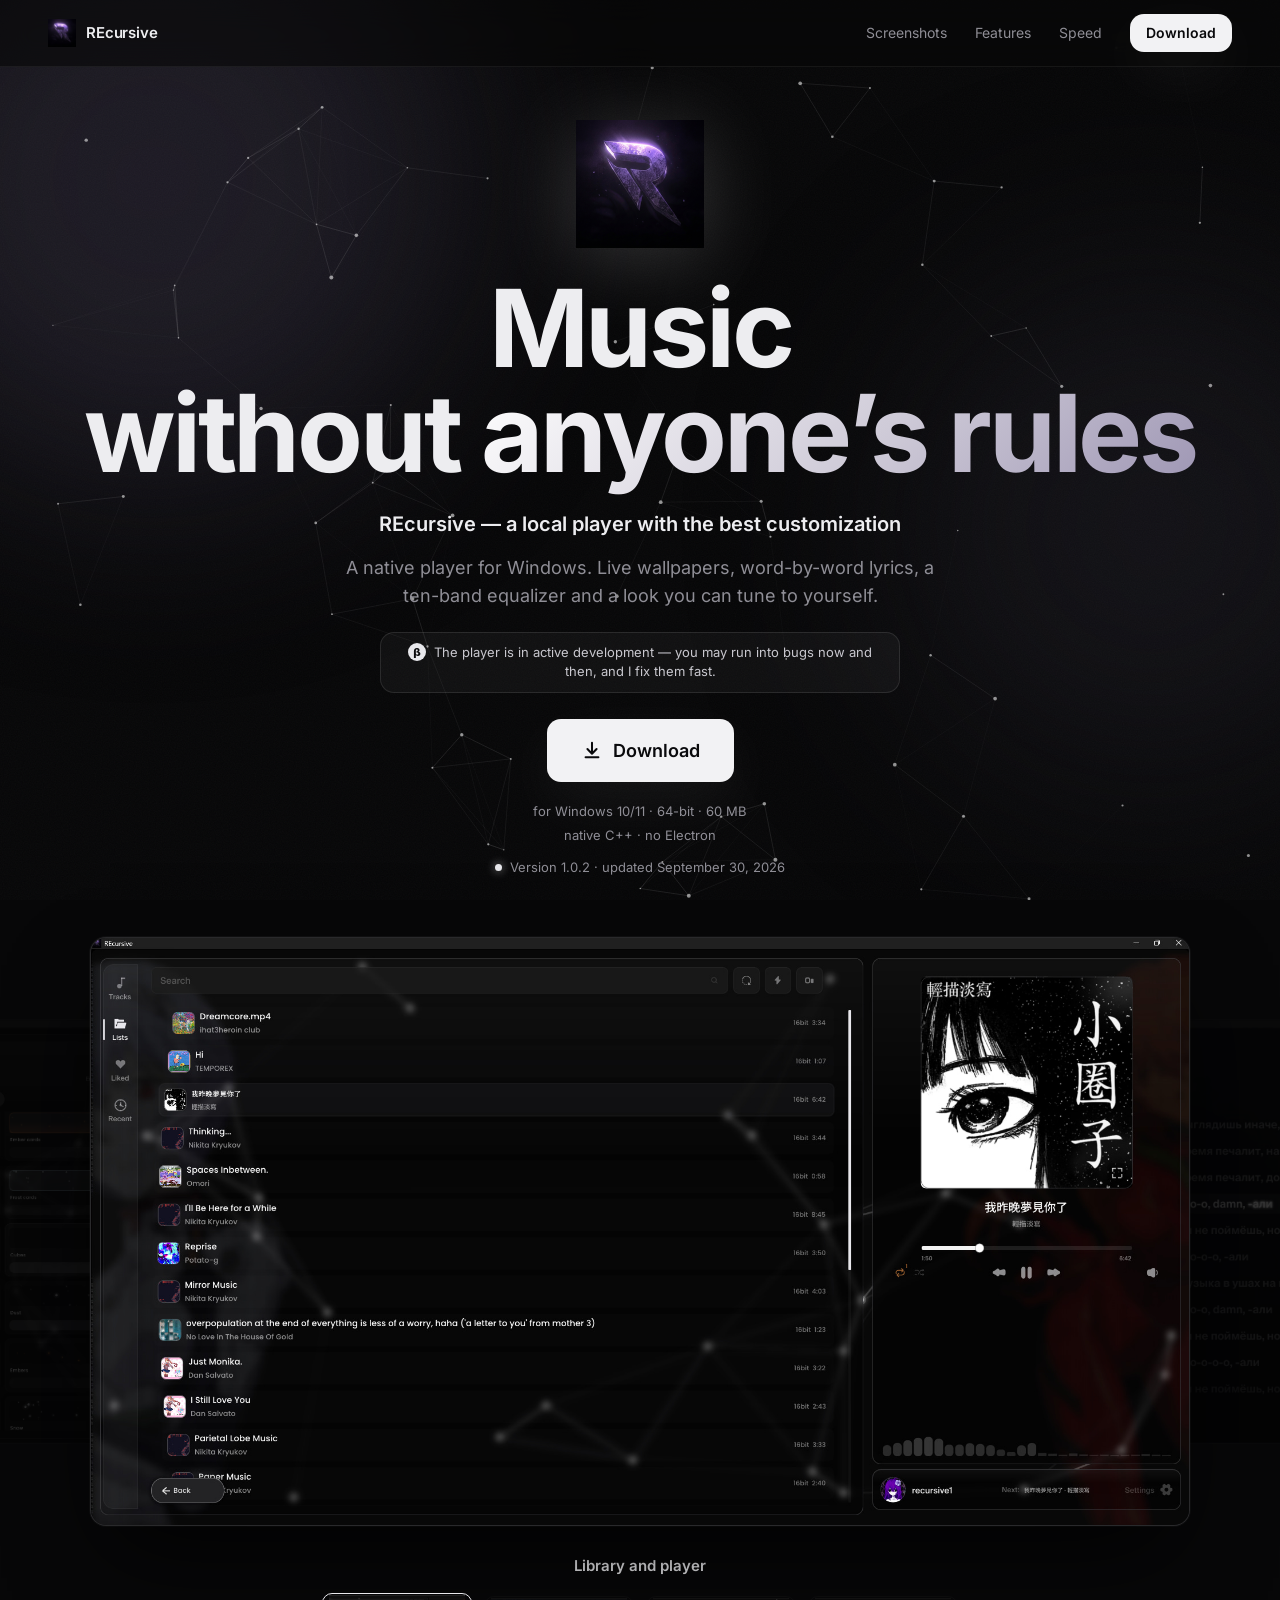
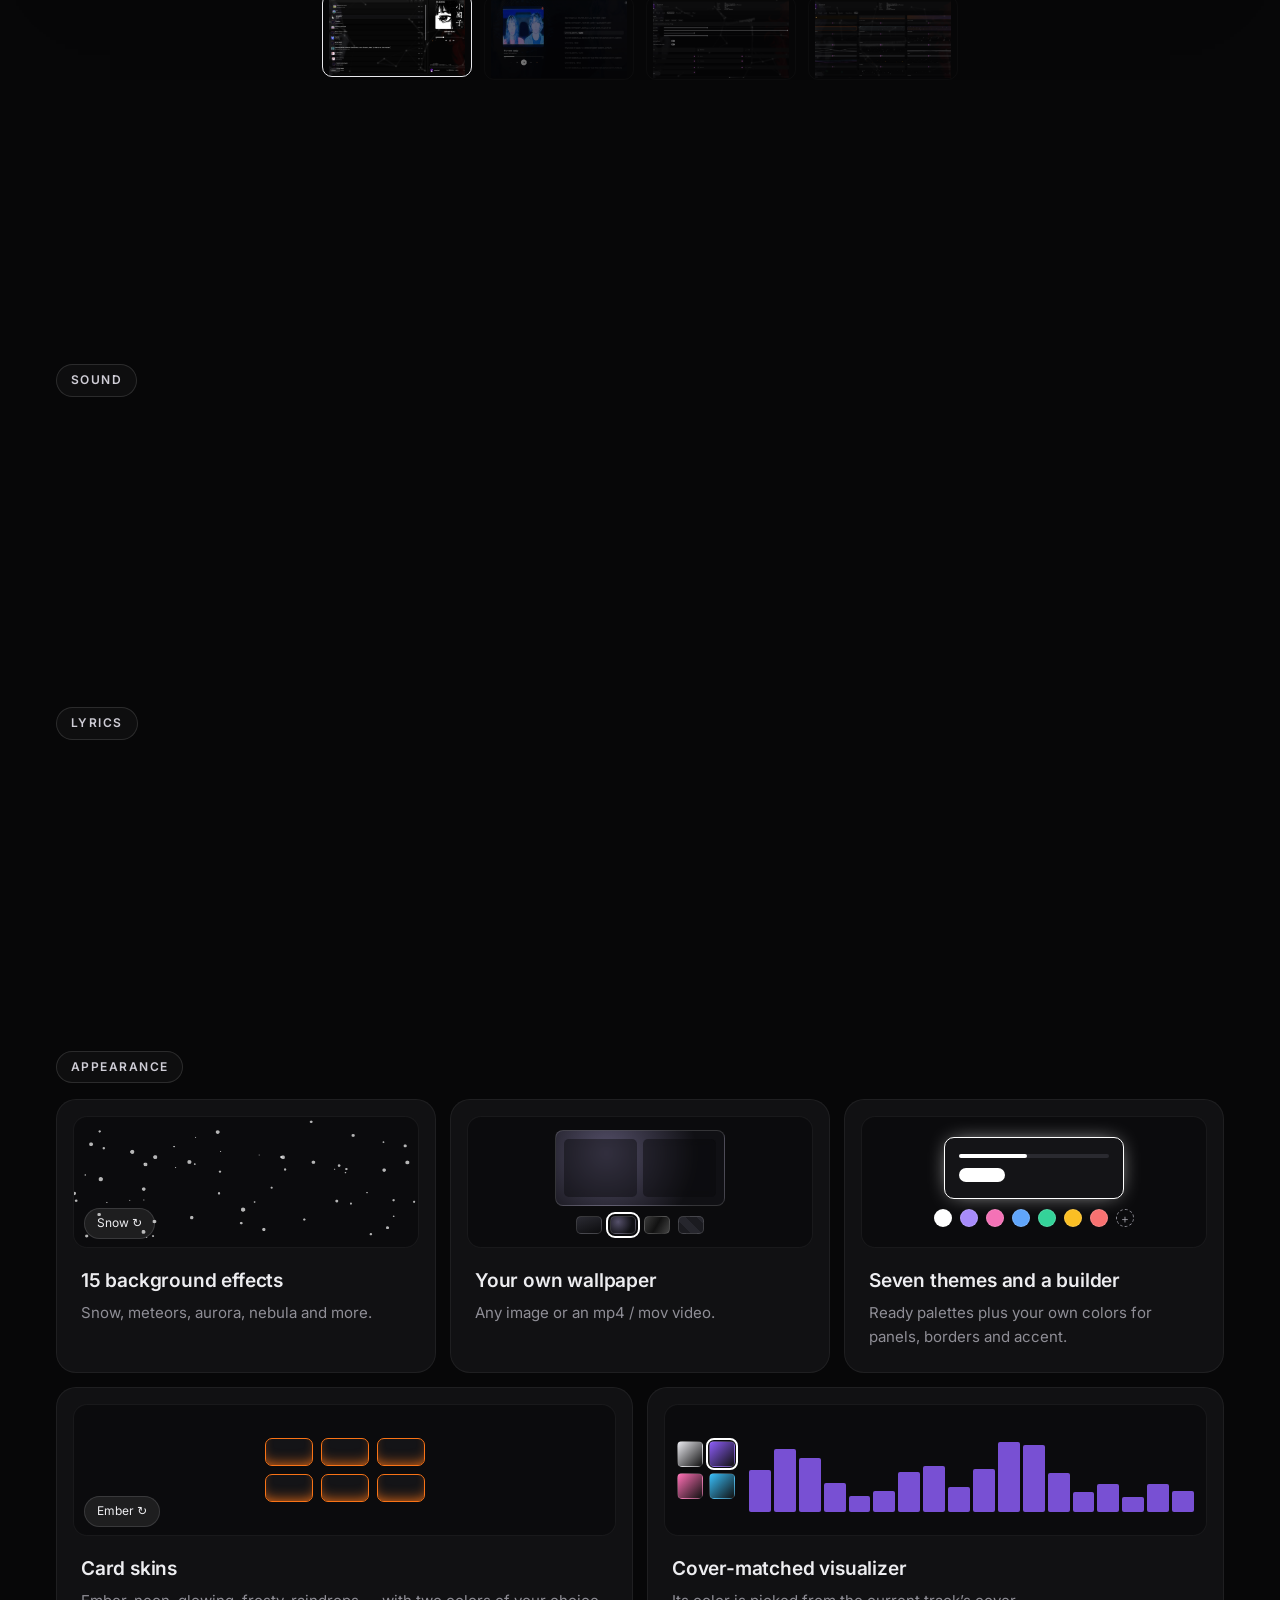
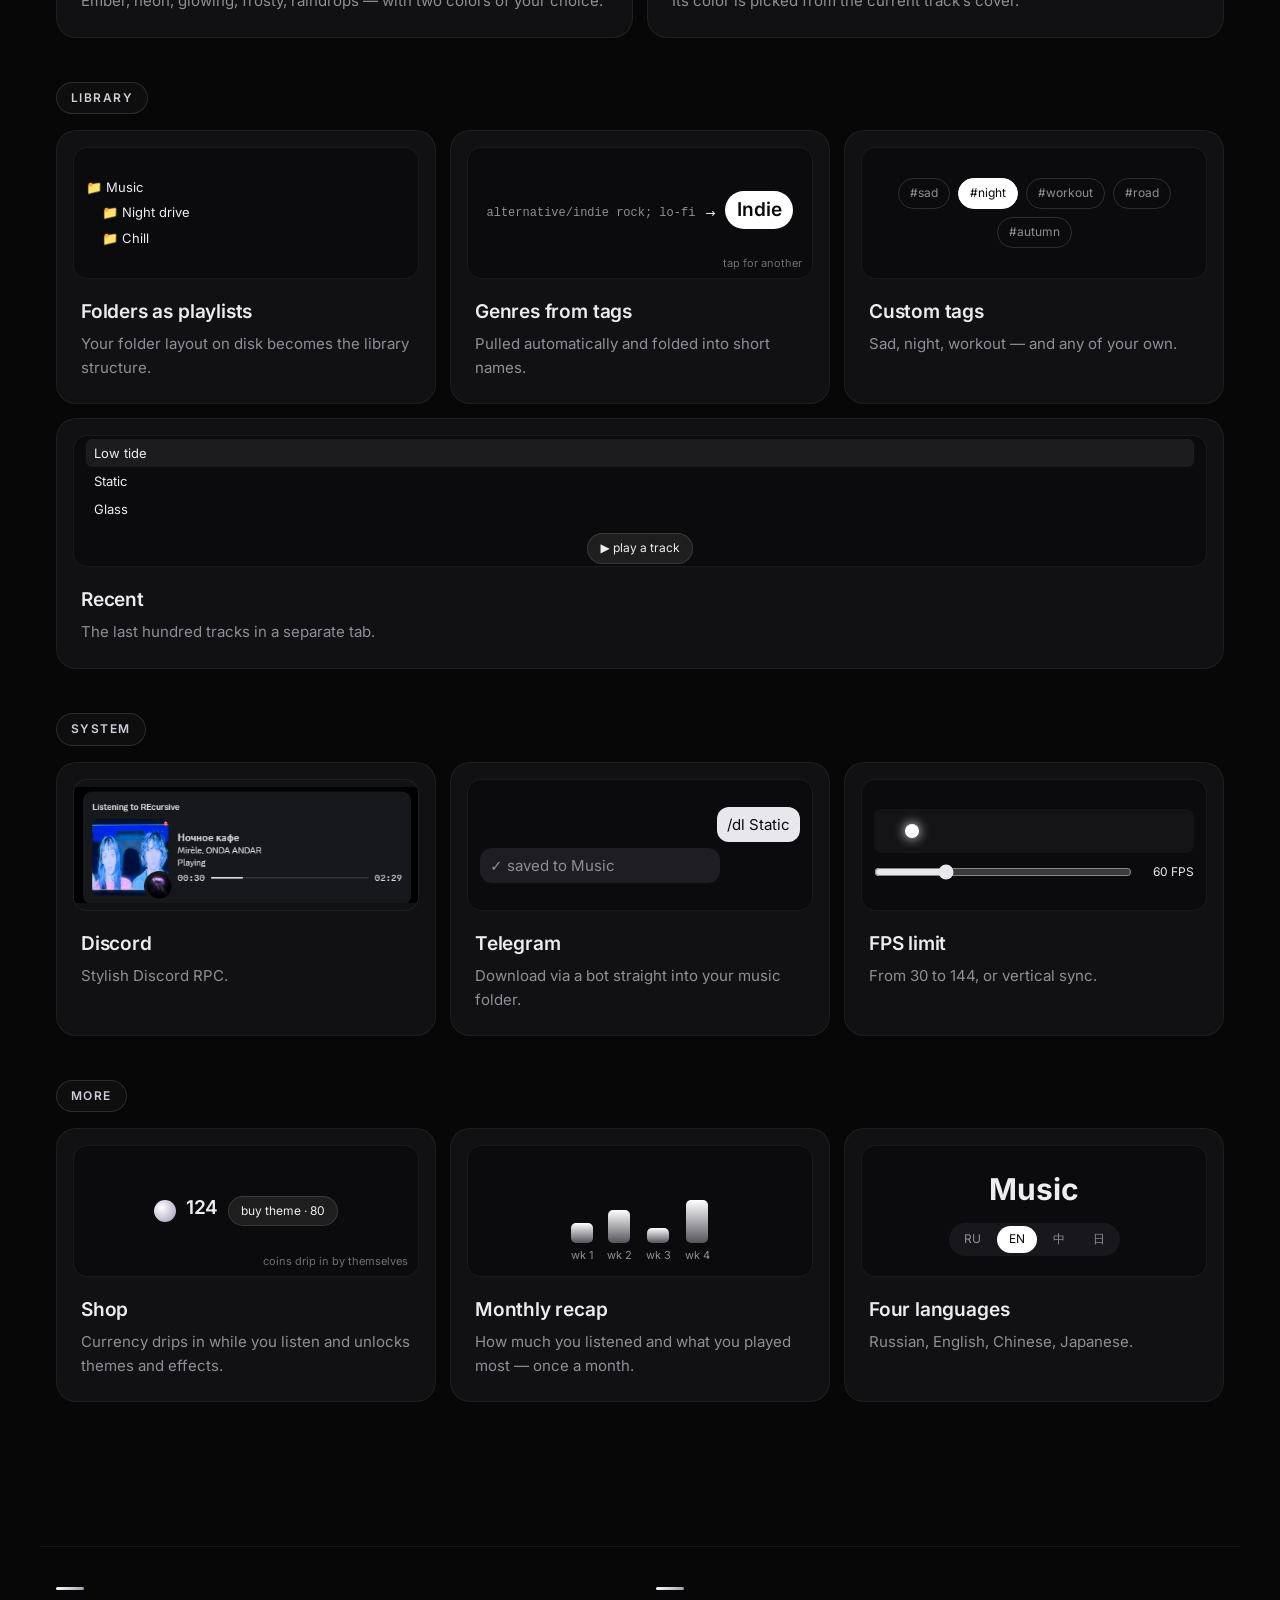
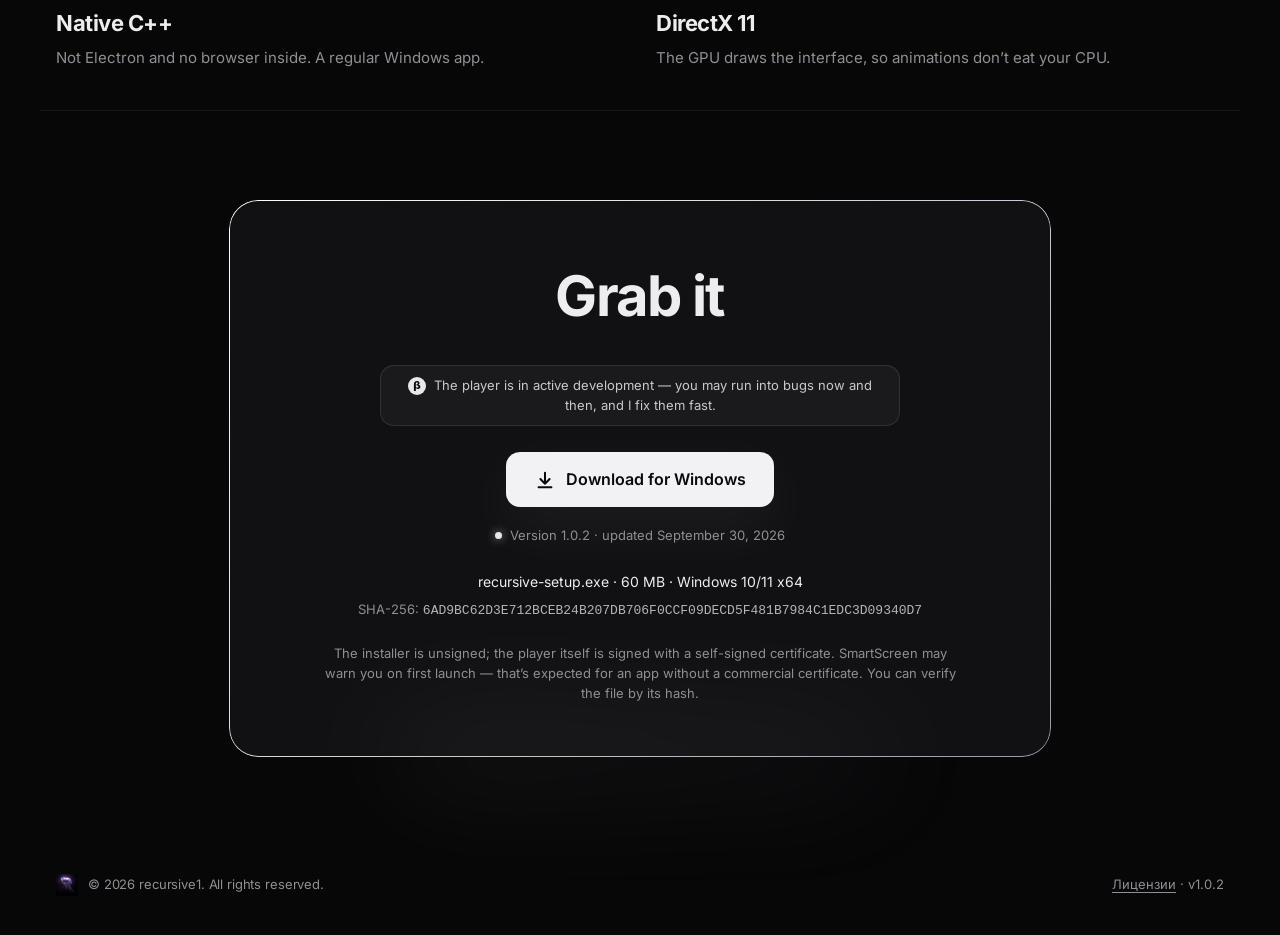
<file: index.html>
<!doctype html>
<html lang="ru">
<head>
<meta charset="utf-8">
<meta name="viewport" content="width=device-width, initial-scale=1">
<title>REcursive - локальный плеер</title>
<meta name="description" content="REcursive — нативный локальный музыкальный плеер для Windows. Живые обои, текст песен слово в слово, эквалайзер на 10 полос и настраиваемое оформление.">
<meta name="theme-color" content="#070708">
<meta property="og:title" content="REcursive — локальный плеер для Windows">
<meta property="og:description" content="Живые обои, текст песен слово в слово, эквалайзер на 10 полос. Нативный C++, без Electron.">
<meta property="og:type" content="website">
<meta property="og:url" content="https://recursive17.github.io/">
<meta property="og:image" content="https://recursive17.github.io/assets/shots/lyrics.jpg">
<meta name="twitter:card" content="summary_large_image">
<link rel="canonical" href="https://recursive17.github.io/">
<link rel="icon" href="assets/recursive.ico">
<link rel="preload" href="assets/fonts/inter-cyrillic-700.woff2" as="font" type="font/woff2" crossorigin>
<link rel="stylesheet" href="style.css?v=24">
</head>
<body>
<div class="bg" aria-hidden="true"><span class="blob b1"></span><span class="blob b2"></span><span class="blob b3"></span></div>
<canvas class="nodes" id="nodes" aria-hidden="true"></canvas>
<div class="noise" aria-hidden="true"></div>

<header class="nav">
  <a class="brand" href="#top" aria-label="REcursive — наверх">
    <img src="assets/recursive.ico" alt="" width="28" height="28"><span>REcursive</span>
  </a>
  <button class="burger" aria-label="Меню" aria-expanded="false" aria-controls="menu"><span></span><span></span></button>
  <nav id="menu" class="menu">
    <a href="#shots" data-t>Скриншоты</a>
    <a href="#features" data-t>Особенности</a>
    <a href="#fast" data-t>Скорость</a>
    <a class="btn btn-sm" href="#download" data-t>Скачать</a>
  </nav>
</header>

<main id="top">
  <section class="hero">
    <img class="hero-logo" src="assets/recursive.ico" alt="Знак REcursive" width="96" height="96">
    <h1 data-t>Музыка<br>без <span class="grad">чужих правил</span></h1>
    <p class="tag" data-t>REcursive — локальный плеер с лучшей кастомизацией</p>
    <p class="lead" data-t>Нативный плеер для Windows. Живые обои, текст песен слово в слово, эквалайзер на десять полос и оформление, которое настраивается под тебя.</p>
    <p class="beta" data-t>Плеер активно развивается — иногда могут встречаться баги, я быстро их исправляю.</p>
    <a class="btn btn-lg" href="https://github.com/recursive17/recursive-site/releases/download/RETAG/recursive-setup.exe">
      <svg viewBox="0 0 24 24" width="22" height="22" aria-hidden="true"><path d="M12 4v12m0 0-5-5m5 5 5-5M5 20h14" fill="none" stroke="currentColor" stroke-width="2.2" stroke-linecap="round" stroke-linejoin="round"/></svg>
      <span data-t>Скачать</span>
    </a>
    <p class="meta" data-t>для Windows 10/11 · 64-бит · 60 МБ<br>нативный C++ · без Electron</p>
    <p class="upd" data-ver="1.0.2" data-date="2026-09-30">Версия 1.0.2 · обновлено 30 сентября 2026</p>
  </section>

  <section id="shots" class="shots" aria-roledescription="карусель" aria-label="Скриншоты плеера">
    <div class="stage-wrap">
      <div class="stage" id="stage">
        <figure class="slide" data-i="0"><img src="assets/shots/library.jpg" alt="Главный экран: список треков и плеер с обложкой" width="1918" height="1027"></figure>
        <figure class="slide" data-i="1"><img src="assets/shots/lyrics.jpg" alt="Полноэкранный режим с текстом песни, строка подсвечивается слово в слово" width="1916" height="1024" loading="lazy"></figure>
        <figure class="slide" data-i="2"><img src="assets/shots/settings.jpg" alt="Настройки оформления: обои, размытие и эффекты фона" width="1914" height="1027" loading="lazy"></figure>
        <figure class="slide" data-i="3"><img src="assets/shots/shop.jpg" alt="Магазин тем, скинов карточек и эффектов" width="1913" height="1019" loading="lazy"></figure>
      </div>
    </div>
    <p class="caption" id="caption" aria-live="polite"></p>
    <div class="thumbs" role="tablist" aria-label="Выбор скриншота">
      <button role="tab" data-go="0" data-cap="Библиотека и плеер"><img src="assets/shots/library.jpg" alt="" loading="lazy"></button>
      <button role="tab" data-go="1" data-cap="Текст песни во весь экран"><img src="assets/shots/lyrics.jpg" alt="" loading="lazy"></button>
      <button role="tab" data-go="2" data-cap="Настройки оформления"><img src="assets/shots/settings.jpg" alt="" loading="lazy"></button>
      <button role="tab" data-go="3" data-cap="Магазин"><img src="assets/shots/shop.jpg" alt="" loading="lazy"></button>
    </div>
  </section>

  <section id="features" class="features">
    <h2 class="reveal" data-t>Особенности</h2>

    <div class="group"><h3 class="chip" data-t>Звук</h3><div class="grid">
      <div class="f reveal"><div class="demo" data-demo="eq"></div><b data-t>Эквалайзер на 10 полос</b><p data-t>Пресеты, предусиление и настройка ширины полос.</p></div>
      <div class="f reveal"><div class="demo" data-demo="xfade"></div><b data-t>Кроссфейд до 15 секунд</b><p data-t>Треки перетекают друг в друга без паузы.</p></div>
      <div class="f reveal"><div class="demo" data-demo="surround"></div><b data-t>Объёмный звук</b><p data-t>Расширение стереобазы одним переключателем.</p></div>
    </div></div>

    <div class="group"><h3 class="chip" data-t>Текст песен</h3><div class="grid">
      <div class="f reveal"><div class="demo" data-demo="word"></div><b data-t>Слово в слово</b><p data-t>Строки подсвечиваются ровно в такт, а не целиком.</p></div>
      <div class="f reveal"><div class="demo" data-demo="bglyr"></div><b data-t>Текст песни на фоне!</b><p data-t>Крупные строки плывут прямо за интерфейсом и подсвечиваются в такт.</p></div>
    </div></div>

    <div class="group"><h3 class="chip" data-t>Оформление</h3><div class="grid">
      <div class="f reveal"><div class="demo" data-demo="fx"></div><b data-t>15 эффектов фона</b><p data-t>Снег, метеоры, сияние, туманность и другие.</p></div>
      <div class="f reveal"><div class="demo" data-demo="wall"></div><b data-t>Свои обои</b><p data-t>Любая картинка или видео в mp4 и mov.</p></div>
      <div class="f reveal"><div class="demo" data-demo="themes"></div><b data-t>Семь тем и конструктор</b><p data-t>Готовые палитры плюс свои цвета для панелей, рамок и акцента.</p></div>
      <div class="f reveal"><div class="demo" data-demo="skins"></div><b data-t>Скины карточек</b><p data-t>Тлеющие, неоновые, сияющие, морозные, с каплями — с двумя своими цветами.</p></div>
      <div class="f reveal"><div class="demo" data-demo="viz"></div><b data-t>Визуалайзер под обложку</b><p data-t>Цвет подхватывается с обложки текущего трека.</p></div>
    </div></div>

    <div class="group"><h3 class="chip" data-t>Библиотека</h3><div class="grid">
      <div class="f reveal"><div class="demo" data-demo="folders"></div><b data-t>Папки как плейлисты</b><p data-t>Раскладка на диске сразу становится структурой библиотеки.</p></div>
      <div class="f reveal"><div class="demo" data-demo="genres"></div><b data-t>Жанры из тегов</b><p data-t>Вытягиваются автоматически и сворачиваются в короткие названия.</p></div>
      <div class="f reveal"><div class="demo" data-demo="tags"></div><b data-t>Свои теги</b><p data-t>Грустное, ночное, тренировка — и любые собственные.</p></div>
      <div class="f reveal"><div class="demo" data-demo="recent"></div><b data-t>Недавнее</b><p data-t>Сто последних треков отдельной вкладкой.</p></div>
    </div></div>

    <div class="group"><h3 class="chip" data-t>Система</h3><div class="grid">
      <div class="f reveal"><div class="demo shot"><img src="assets/shots/discord.png" alt="Статус в Discord: «Listening to REcursive», трек, обложка и прогресс" width="452" height="153" loading="lazy"></div><b data-t>Discord</b><p data-t>Стильный Discord RPC.</p></div>
      <div class="f reveal"><div class="demo" data-demo="telegram"></div><b data-t>Telegram</b><p data-t>Скачивание через бота сразу в папку с музыкой.</p></div>
      <div class="f reveal"><div class="demo" data-demo="fps"></div><b data-t>Ограничение FPS</b><p data-t>От 30 до 144 или вертикальная синхронизация.</p></div>
    </div></div>

    <div class="group"><h3 class="chip" data-t>Ещё</h3><div class="grid">
      <div class="f reveal"><div class="demo" data-demo="shop"></div><b data-t>Магазин</b><p data-t>Валюта капает за прослушивание, на неё открываются темы и эффекты.</p></div>
      <div class="f reveal"><div class="demo" data-demo="recap"></div><b data-t>Итоги месяца</b><p data-t>Сколько слушал и что чаще всего — раз в месяц.</p></div>
      <div class="f reveal"><div class="demo" data-demo="langs"></div><b data-t>Четыре языка</b><p data-t>Русский, английский, китайский, японский.</p></div>
    </div></div>
  </section>

  <section id="fast" class="fast reveal">
    <div class="native"><b data-t>Нативный C++</b><p data-t>Не Electron и не браузер внутри. Обычное приложение для Windows.</p></div>
    <div><b data-t>DirectX 11</b><p data-t>Интерфейс рисует видеокарта, поэтому анимации не съедают процессор.</p></div>
  </section>

  <section id="download" class="dl reveal">
    <h2 data-t>Забирай</h2>
    <p class="beta" data-t>Плеер активно развивается — иногда могут встречаться баги, я быстро их исправляю.</p>
    <a class="btn btn-lg" href="https://github.com/recursive17/recursive-site/releases/download/RETAG/recursive-setup.exe">
      <svg viewBox="0 0 24 24" width="22" height="22" aria-hidden="true"><path d="M12 4v12m0 0-5-5m5 5 5-5M5 20h14" fill="none" stroke="currentColor" stroke-width="2.2" stroke-linecap="round" stroke-linejoin="round"/></svg>
      <span data-t>Скачать для Windows</span>
    </a>
        <p class="upd" data-ver="1.0.2" data-date="2026-09-30">Версия 1.0.2 · обновлено 30 сентября 2026</p>
    <p class="tech" data-t>recursive-setup.exe · 60 МБ · Windows 10/11 x64</p>
    <p class="hash"><span>SHA-256:</span> <code>6AD9BC62D3E712BCEB24B207DB706F0CCF09DECD5F481B7984C1EDC3D09340D7</code></p>
    <p class="note" data-t>Установщик не подписан, сам плеер подписан самоподписанным сертификатом. SmartScreen может предупредить при первом запуске — это ожидаемо для приложения без коммерческого сертификата. Файл можно проверить по хешу.</p>
  </section>
</main>

<footer class="foot">
  <div class="brand"><img src="assets/recursive.ico" alt="" width="22" height="22"><span data-t>© 2026 recursive1. Все права защищены.</span></div>
  <span class="foot-r"><a href="licenses.html">Лицензии</a> · v1.0.2</span>
</footer>

<script src="i18n.js?v=24" defer></script>
<script src="script.js?v=24" defer></script>
<script src="demos.js?v=24" defer></script>
</body>
</html>
</file>
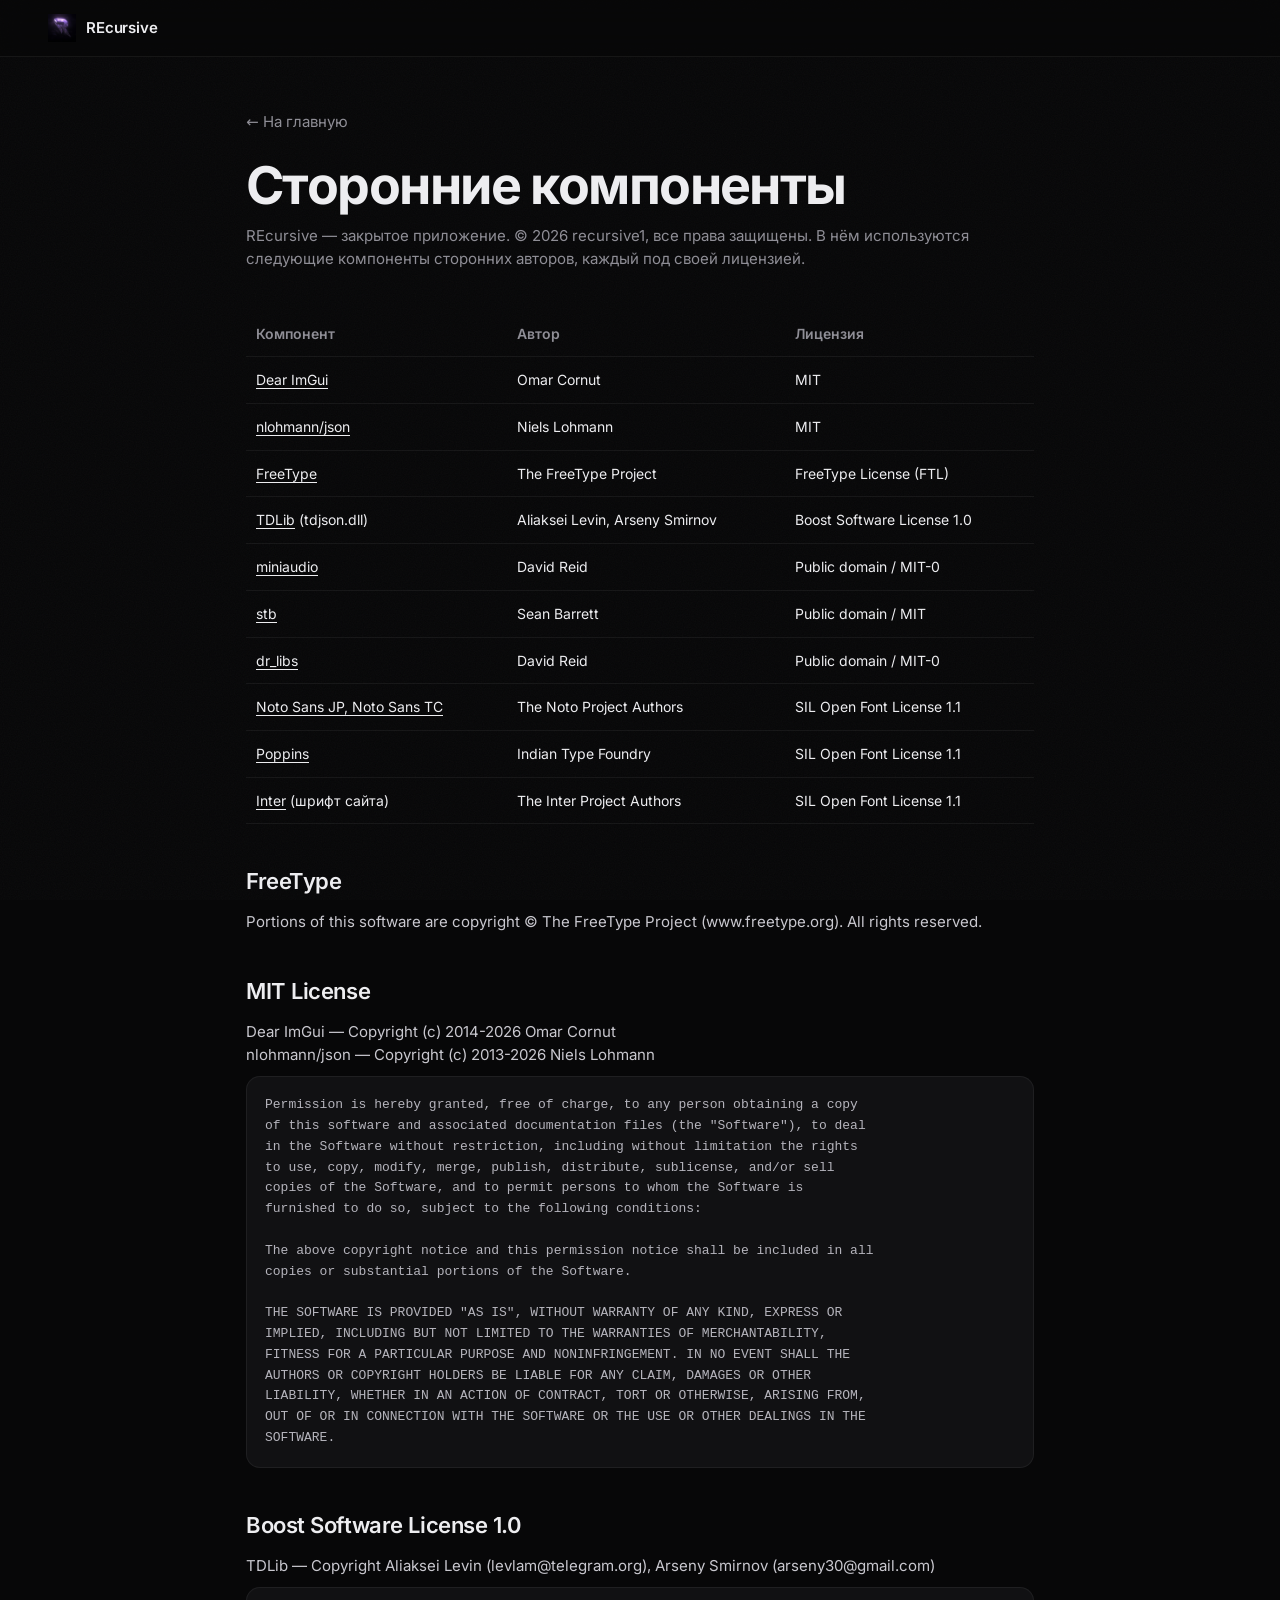
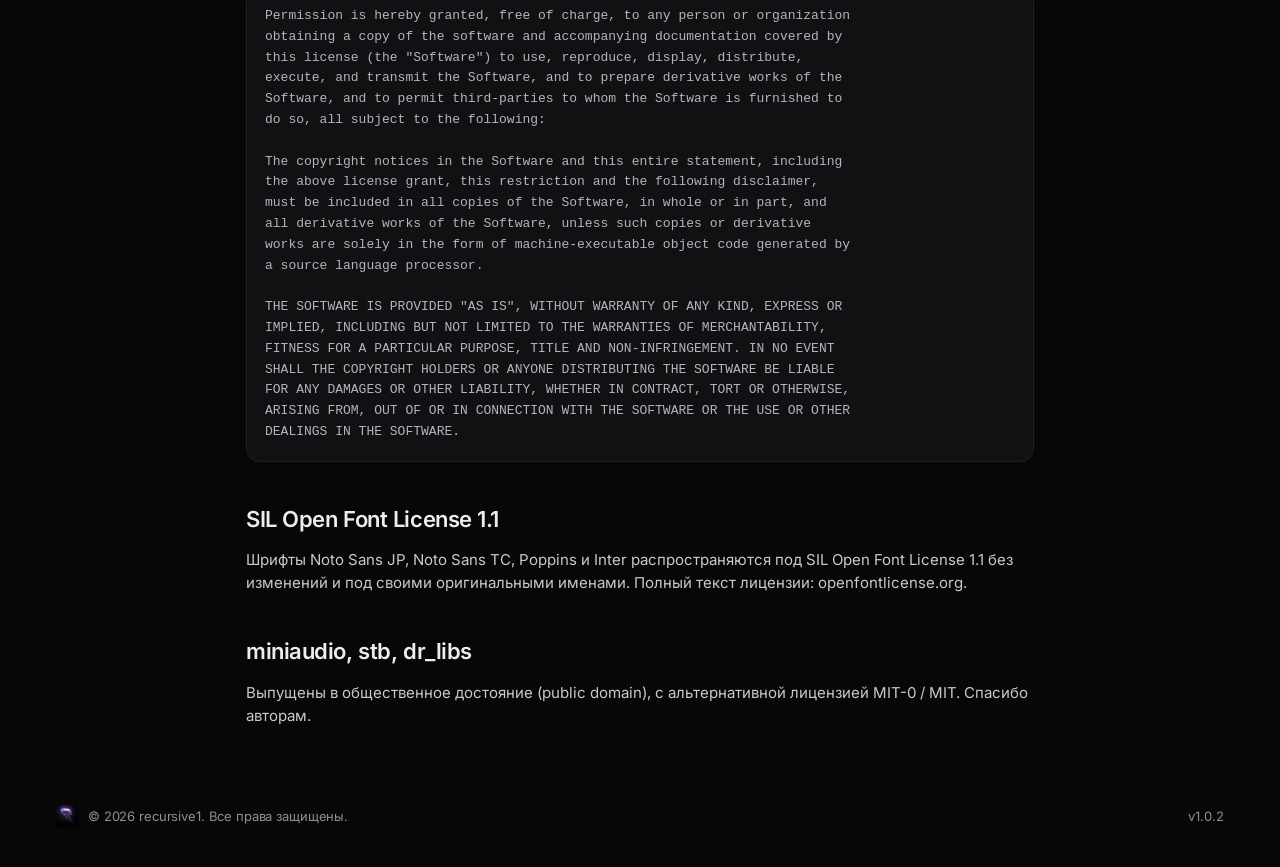
<file: licenses.html>
<!doctype html>
<html lang="ru">
<head>
<meta charset="utf-8">
<meta name="viewport" content="width=device-width, initial-scale=1">
<title>REcursive - сторонние компоненты</title>
<meta name="theme-color" content="#070708">
<link rel="icon" href="assets/recursive.ico">
<link rel="stylesheet" href="style.css?v=24">
<style>
  .lic{max-width:820px;margin:0 auto;padding:110px 16px 40px}
  .lic h1{font-size:clamp(32px,5vw,52px);animation:none;margin-bottom:12px}
  .lic .sub{color:var(--muted);margin-bottom:40px}
  .lic h2{font-size:22px;text-align:left;margin:40px 0 12px}
  .lic table{width:100%;border-collapse:collapse;font-size:14px}
  .lic th,.lic td{text-align:left;padding:12px 10px;border-bottom:1px solid var(--line);vertical-align:top}
  .lic th{color:var(--muted);font-weight:600}
  .lic td a{text-decoration:underline;text-underline-offset:3px}
  .lic pre{white-space:pre-wrap;font:13px/1.6 ui-monospace,Consolas,monospace;color:#b5b4bc;background:var(--panel);border:1px solid var(--line);border-radius:14px;padding:18px}
  .lic p{color:#c9c8cf;margin:10px 0}
  .back{display:inline-block;margin-bottom:28px;color:var(--muted)}
  .back:hover{color:var(--text)}
  @media (max-width:600px){.lic table,.lic tbody,.lic tr,.lic td{display:block}.lic thead{display:none}.lic td{border:0;padding:4px 0}.lic tr{padding:12px 0;border-bottom:1px solid var(--line)}}
</style>
</head>
<body>
<div class="noise" aria-hidden="true"></div>
<header class="nav">
  <a class="brand" href="./"><img src="assets/recursive.ico" alt="" width="28" height="28"><span>REcursive</span></a>
</header>

<main class="lic">
  <a class="back" href="./">← На главную</a>
  <h1>Сторонние компоненты</h1>
  <p class="sub">REcursive — закрытое приложение. © 2026 recursive1, все права защищены. В нём используются следующие компоненты сторонних авторов, каждый под своей лицензией.</p>

  <table>
    <thead><tr><th>Компонент</th><th>Автор</th><th>Лицензия</th></tr></thead>
    <tbody>
      <tr><td><a href="https://github.com/ocornut/imgui">Dear ImGui</a></td><td>Omar Cornut</td><td>MIT</td></tr>
      <tr><td><a href="https://github.com/nlohmann/json">nlohmann/json</a></td><td>Niels Lohmann</td><td>MIT</td></tr>
      <tr><td><a href="https://freetype.org">FreeType</a></td><td>The FreeType Project</td><td>FreeType License (FTL)</td></tr>
      <tr><td><a href="https://github.com/tdlib/td">TDLib</a> (tdjson.dll)</td><td>Aliaksei Levin, Arseny Smirnov</td><td>Boost Software License 1.0</td></tr>
      <tr><td><a href="https://github.com/mackron/miniaudio">miniaudio</a></td><td>David Reid</td><td>Public domain / MIT-0</td></tr>
      <tr><td><a href="https://github.com/nothings/stb">stb</a></td><td>Sean Barrett</td><td>Public domain / MIT</td></tr>
      <tr><td><a href="https://github.com/mackron/dr_libs">dr_libs</a></td><td>David Reid</td><td>Public domain / MIT-0</td></tr>
      <tr><td><a href="https://fonts.google.com/noto">Noto Sans JP, Noto Sans TC</a></td><td>The Noto Project Authors</td><td>SIL Open Font License 1.1</td></tr>
      <tr><td><a href="https://fonts.google.com/specimen/Poppins">Poppins</a></td><td>Indian Type Foundry</td><td>SIL Open Font License 1.1</td></tr>
      <tr><td><a href="https://rsms.me/inter/">Inter</a> (шрифт сайта)</td><td>The Inter Project Authors</td><td>SIL Open Font License 1.1</td></tr>
    </tbody>
  </table>

  <h2>FreeType</h2>
  <p>Portions of this software are copyright © The FreeType Project (www.freetype.org). All rights reserved.</p>

  <h2>MIT License</h2>
  <p>Dear ImGui — Copyright (c) 2014-2026 Omar Cornut<br>nlohmann/json — Copyright (c) 2013-2026 Niels Lohmann</p>
<pre>Permission is hereby granted, free of charge, to any person obtaining a copy
of this software and associated documentation files (the "Software"), to deal
in the Software without restriction, including without limitation the rights
to use, copy, modify, merge, publish, distribute, sublicense, and/or sell
copies of the Software, and to permit persons to whom the Software is
furnished to do so, subject to the following conditions:

The above copyright notice and this permission notice shall be included in all
copies or substantial portions of the Software.

THE SOFTWARE IS PROVIDED "AS IS", WITHOUT WARRANTY OF ANY KIND, EXPRESS OR
IMPLIED, INCLUDING BUT NOT LIMITED TO THE WARRANTIES OF MERCHANTABILITY,
FITNESS FOR A PARTICULAR PURPOSE AND NONINFRINGEMENT. IN NO EVENT SHALL THE
AUTHORS OR COPYRIGHT HOLDERS BE LIABLE FOR ANY CLAIM, DAMAGES OR OTHER
LIABILITY, WHETHER IN AN ACTION OF CONTRACT, TORT OR OTHERWISE, ARISING FROM,
OUT OF OR IN CONNECTION WITH THE SOFTWARE OR THE USE OR OTHER DEALINGS IN THE
SOFTWARE.</pre>

  <h2>Boost Software License 1.0</h2>
  <p>TDLib — Copyright Aliaksei Levin (levlam@telegram.org), Arseny Smirnov (arseny30@gmail.com)</p>
<pre>Permission is hereby granted, free of charge, to any person or organization
obtaining a copy of the software and accompanying documentation covered by
this license (the "Software") to use, reproduce, display, distribute,
execute, and transmit the Software, and to prepare derivative works of the
Software, and to permit third-parties to whom the Software is furnished to
do so, all subject to the following:

The copyright notices in the Software and this entire statement, including
the above license grant, this restriction and the following disclaimer,
must be included in all copies of the Software, in whole or in part, and
all derivative works of the Software, unless such copies or derivative
works are solely in the form of machine-executable object code generated by
a source language processor.

THE SOFTWARE IS PROVIDED "AS IS", WITHOUT WARRANTY OF ANY KIND, EXPRESS OR
IMPLIED, INCLUDING BUT NOT LIMITED TO THE WARRANTIES OF MERCHANTABILITY,
FITNESS FOR A PARTICULAR PURPOSE, TITLE AND NON-INFRINGEMENT. IN NO EVENT
SHALL THE COPYRIGHT HOLDERS OR ANYONE DISTRIBUTING THE SOFTWARE BE LIABLE
FOR ANY DAMAGES OR OTHER LIABILITY, WHETHER IN CONTRACT, TORT OR OTHERWISE,
ARISING FROM, OUT OF OR IN CONNECTION WITH THE SOFTWARE OR THE USE OR OTHER
DEALINGS IN THE SOFTWARE.</pre>

  <h2>SIL Open Font License 1.1</h2>
  <p>Шрифты Noto Sans JP, Noto Sans TC, Poppins и Inter распространяются под SIL Open Font License 1.1 без изменений и под своими оригинальными именами. Полный текст лицензии: <a href="https://openfontlicense.org/open-font-license-official-text/">openfontlicense.org</a>.</p>

  <h2>miniaudio, stb, dr_libs</h2>
  <p>Выпущены в общественное достояние (public domain), с альтернативной лицензией MIT-0 / MIT. Спасибо авторам.</p>
</main>

<footer class="foot">
  <div class="brand"><img src="assets/recursive.ico" alt="" width="22" height="22"><span>© 2026 recursive1. Все права защищены.</span></div>
  <span>v1.0.2</span>
</footer>
</body>
</html>
</file>
<file: style.css>
@font-face{font-family:Inter;font-weight:400;font-display:swap;src:url(assets/fonts/inter-cyrillic-400.woff2) format("woff2");unicode-range:U+0301,U+0400-045F,U+0490-0491,U+04B0-04B1,U+2116}
@font-face{font-family:Inter;font-weight:600;font-display:swap;src:url(assets/fonts/inter-cyrillic-600.woff2) format("woff2");unicode-range:U+0301,U+0400-045F,U+0490-0491,U+04B0-04B1,U+2116}
@font-face{font-family:Inter;font-weight:700;font-display:swap;src:url(assets/fonts/inter-cyrillic-700.woff2) format("woff2");unicode-range:U+0301,U+0400-045F,U+0490-0491,U+04B0-04B1,U+2116}
@font-face{font-family:Inter;font-weight:400;font-display:swap;src:url(assets/fonts/inter-latin-400.woff2) format("woff2");unicode-range:U+0000-00FF,U+2000-206F,U+2190-21FF}
@font-face{font-family:Inter;font-weight:600;font-display:swap;src:url(assets/fonts/inter-latin-600.woff2) format("woff2");unicode-range:U+0000-00FF,U+2000-206F,U+2190-21FF}
@font-face{font-family:Inter;font-weight:700;font-display:swap;src:url(assets/fonts/inter-latin-700.woff2) format("woff2");unicode-range:U+0000-00FF,U+2000-206F,U+2190-21FF}
:root{
  --bg:#070708;--panel:#111113;--panel-h:#19191c;--line:rgba(255,255,255,.06);
  --text:#EDEDF0;--muted:#8F8E96;
  --grad:linear-gradient(135deg,#ffffff 0%,#cfcbd8 55%,#9d95b3 100%);
  --ease:cubic-bezier(.22,1,.36,1);
  --glow:0 20px 60px rgba(255,255,255,.06);
}
*{box-sizing:border-box;margin:0}
html{scroll-behavior:smooth;background:var(--bg);overflow-x:clip}
section[id]{scroll-margin-top:84px}
body{color:var(--text);font:400 15px/1.55 Inter,system-ui,"Segoe UI",sans-serif;-webkit-font-smoothing:antialiased;overflow-x:hidden}
img{display:block;max-width:100%;height:auto}
a{color:inherit;text-decoration:none}
button{font:inherit;color:inherit;background:none;border:0;cursor:pointer}
:focus-visible{outline:2px solid #fff;outline-offset:3px;border-radius:8px}
.grad{background:var(--grad);-webkit-background-clip:text;background-clip:text;color:transparent}
.nodes{position:fixed;inset:0;z-index:-1;pointer-events:none;width:100%;height:100%}
.bg{position:fixed;inset:0;z-index:-2;overflow:hidden;pointer-events:none}
.blob{position:absolute;border-radius:50%;filter:blur(110px);opacity:.45;will-change:transform}
.b1{width:48vw;height:48vw;left:-12vw;top:-10vw;background:#3a3548;animation:float1 26s ease-in-out infinite alternate}
.b2{width:40vw;height:40vw;right:-10vw;top:30vh;background:#2a2833;opacity:.35;animation:float2 32s ease-in-out infinite alternate}
.b3{width:36vw;height:36vw;left:30vw;top:140vh;background:#4a4458;opacity:.2;animation:float1 38s ease-in-out infinite alternate-reverse}
@keyframes float1{to{transform:translate(12vw,10vh) scale(1.1)}}
@keyframes float2{to{transform:translate(-14vw,-8vh) scale(.9)}}
.noise{position:fixed;inset:0;z-index:-1;pointer-events:none;opacity:.035;
  background-image:url("data:image/svg+xml,%3Csvg xmlns='http://www.w3.org/2000/svg' width='160' height='160'%3E%3Cfilter id='n'%3E%3CfeTurbulence type='fractalNoise' baseFrequency='.85' numOctaves='3' stitchTiles='stitch'/%3E%3C/filter%3E%3Crect width='100%25' height='100%25' filter='url(%23n)'/%3E%3C/svg%3E")}
.nav{position:fixed;top:0;left:0;right:0;z-index:50;display:flex;align-items:center;justify-content:space-between;padding:14px clamp(16px,4vw,48px);
  background:rgba(7,7,8,.6);backdrop-filter:blur(14px);-webkit-backdrop-filter:blur(14px);border-bottom:1px solid var(--line)}
.brand{display:flex;align-items:center;gap:10px;font-weight:600;letter-spacing:-.01em}
.menu{display:flex;align-items:center;gap:28px;font-size:14px;color:var(--muted)}
.menu a:not(.btn){transition:color .2s var(--ease)}
.menu a:not(.btn):hover{color:var(--text)}
.burger{display:none;width:40px;height:40px;position:relative}
.burger span{position:absolute;left:10px;right:10px;height:2px;background:var(--text);border-radius:2px;transition:transform .25s var(--ease)}
.burger span:first-child{top:15px}.burger span:last-child{top:23px}
.nav.open .burger span:first-child{transform:translateY(4px) rotate(45deg)}
.nav.open .burger span:last-child{transform:translateY(-4px) rotate(-45deg)}
.btn{display:inline-flex;align-items:center;gap:10px;border-radius:14px;background:#f2f2f4;color:#0a0a0c;font-weight:600;box-shadow:var(--glow);
  transition:transform .2s var(--ease),box-shadow .2s var(--ease),filter .2s}
.btn:hover{transform:translateY(-2px);box-shadow:0 20px 60px rgba(255,255,255,.14);background:#fff}
.btn-sm{padding:8px 16px;font-size:14px;color:#0a0a0c!important}
.btn-lg{padding:18px 34px;font-size:18px}
.hero{min-height:100svh;display:flex;flex-direction:column;align-items:center;justify-content:center;text-align:center;padding:120px 16px 60px}
.hero-logo{width:128px;height:128px;margin-bottom:28px;filter:drop-shadow(0 10px 40px rgba(255,255,255,.18));animation:in .9s var(--ease) both}
h1{font-size:clamp(44px,8.4vw,112px);line-height:.98;font-weight:700;letter-spacing:-.03em;animation:in .9s .08s var(--ease) both}
.tag{margin-top:22px;font-size:clamp(16px,2vw,20px);font-weight:600;color:var(--text);animation:in .9s .16s var(--ease) both}
.lead{max-width:620px;margin:14px auto 36px;color:var(--muted);font-size:clamp(15px,1.6vw,18px);animation:in .9s .22s var(--ease) both}
.hero .btn{animation:in .9s .3s var(--ease) both}
.meta{margin-top:18px;font-size:13px;color:var(--muted);line-height:1.8;animation:in .9s .36s var(--ease) both}
.hero .upd{animation:in .9s .42s var(--ease) both}
@keyframes in{from{opacity:0;transform:translateY(24px)}}
.shots{padding:0 16px 40px;max-width:1400px;margin:0 auto;overflow-x:clip;overflow-y:visible}
.stage-wrap{position:relative;--py:0px}
.stage{perspective:1600px;position:relative;aspect-ratio:1918/1027;width:min(100%,1100px);margin:0 auto;touch-action:pan-y}
.slide{position:absolute;inset:0;border-radius:16px;overflow:hidden;border:1px solid rgba(255,255,255,.1);background:var(--panel);
  transition:transform .9s var(--ease),opacity .9s var(--ease),filter .9s var(--ease),rotate .35s var(--ease),translate .3s var(--ease);cursor:grab;user-select:none}
.slide img{-webkit-user-drag:none;pointer-events:none}
.slide img{width:100%;height:100%;object-fit:cover}
.stage.drag .slide{transition:none}
.stage.drag,.stage.drag .slide{cursor:grabbing}
.slide.c{translate:0 var(--py);box-shadow:0 40px 90px -20px rgba(0,0,0,.8),0 0 0 1px rgba(255,255,255,.04)}
.caption{text-align:center;margin-top:28px;font-weight:600;min-height:1.5em}
.thumbs{display:flex;justify-content:center;gap:12px;margin-top:18px;flex-wrap:wrap}
.thumbs button{width:clamp(70px,14vw,150px);aspect-ratio:16/9;border-radius:10px;overflow:hidden;border:1px solid var(--line);opacity:.45;
  transition:opacity .25s var(--ease),transform .25s var(--ease),border-color .25s}
.thumbs button:hover{opacity:.8}
.thumbs button[aria-selected=true]{opacity:1;border-color:#e8e8ec;transform:translateY(-3px)}
.thumbs img{width:100%;height:100%;object-fit:cover}
.features{max-width:1200px;margin:0 auto;padding:120px 16px 40px}
h2{font-size:clamp(30px,4vw,44px);font-weight:600;letter-spacing:-.02em;text-align:center;margin-bottom:56px}
.group{margin-bottom:44px}
.chip{display:inline-block;font-size:12px;font-weight:600;text-transform:uppercase;letter-spacing:.12em;color:#cfcdd6;
  padding:6px 14px;border-radius:999px;border:1px solid rgba(255,255,255,.12);background:rgba(255,255,255,.03);margin-bottom:16px}
.grid{display:flex;flex-wrap:wrap;gap:14px}
.grid>.f{flex:1 1 300px;min-width:0}
.f{padding:24px;border-radius:20px;background:var(--panel);border:1px solid var(--line);transition:background .2s var(--ease),transform .2s var(--ease),box-shadow .2s}
.f:hover{background:var(--panel-h);box-shadow:0 30px 60px -20px rgba(0,0,0,.8),var(--glow)}
.f{position:relative;transform-style:preserve-3d;will-change:transform}
.f.tilt{transition:transform .12s linear,background .2s,box-shadow .2s}
.f::after{content:"";position:absolute;inset:0;border-radius:inherit;pointer-events:none;opacity:0;transition:opacity .3s;
  background:radial-gradient(circle at var(--gx,50%) var(--gy,50%),rgba(255,255,255,.10),transparent 55%)}
.f.tilt::after{opacity:1}
.f .demo{transform:translateZ(30px)}
.f b{display:block;font-size:19px;font-weight:600;letter-spacing:-.01em;margin-bottom:6px}
.f p{color:var(--muted);font-size:15px}
.demo{position:relative;height:132px;margin:-8px -8px 18px;border-radius:14px;background:#0b0b0d;border:1px solid var(--line);overflow:hidden;
  display:flex;flex-direction:column;align-items:center;justify-content:center;gap:10px;padding:12px;user-select:none;--acc:#fff;--vc:#fff}
.demo .hint{position:absolute;bottom:6px;right:10px;font-size:11px;font-style:normal;color:#6f6e76}
.demo button{cursor:pointer}
.pill{font-size:12px;padding:5px 12px;border-radius:999px;background:rgba(255,255,255,.08);border:1px solid rgba(255,255,255,.12);transition:background .2s}
.pill:hover{background:rgba(255,255,255,.14)}.pill:disabled{opacity:.4;cursor:default}
.row{display:flex;align-items:center;gap:10px;width:100%;font-size:12px;color:var(--muted)}
.row input{flex:1;accent-color:#e8e8ec}.row output{min-width:52px;text-align:right;color:var(--text)}
.eq{display:flex;gap:6px;width:100%;height:86px;cursor:ns-resize;touch-action:none}
.eq span{flex:1;position:relative;background:rgba(255,255,255,.05);border-radius:4px}
.eq i{position:absolute;left:0;right:0;bottom:0;border-radius:4px;background:linear-gradient(#fff,#77767e);transition:height .12s}
.xf{width:100%;height:60px}.xf svg{width:100%;height:100%}
.xf path{fill:none;stroke-width:2}.xf .a{stroke:#fff}.xf .b{stroke:#8f8e96;stroke-dasharray:4 3}
.sur{position:relative;width:180px;height:40px}
.sur span{position:absolute;top:50%;width:14px;height:14px;margin:-7px;border-radius:50%;background:#fff;transition:left .5s var(--ease),box-shadow .5s}
.sur .me{left:50%;width:22px;height:22px;margin:-11px;background:#4a4a52}
.sur .l{left:38%}.sur .r{left:62%}
.sur.on .l{left:4%;box-shadow:0 0 18px #fff}.sur.on .r{left:96%;box-shadow:0 0 18px #fff}
.tgl{display:flex;align-items:center;gap:8px;font-size:12px;color:var(--muted)}
.tgl i{width:32px;height:18px;border-radius:9px;background:#2a2a30;position:relative;transition:background .2s}
.tgl i::after{content:"";position:absolute;top:2px;left:2px;width:14px;height:14px;border-radius:50%;background:#fff;transition:transform .2s var(--ease)}
.tgl[aria-pressed=true] i{background:#8f8e96}.tgl[aria-pressed=true] i::after{transform:translateX(14px)}
.wbw{font-size:20px;font-weight:700;color:#3a3a40;text-align:center;cursor:pointer}
.wbw span{transition:color .25s,text-shadow .25s}.wbw .on{color:#fff;text-shadow:0 0 16px rgba(255,255,255,.5)}
.bgl{position:absolute;inset:0;background:#0d0d10}
.bgl-t{position:absolute;inset:-10px;display:flex;flex-direction:column;justify-content:center;text-align:center;font-size:20px;font-weight:700;line-height:1.2;color:rgba(255,255,255,.12);transition:transform .3s var(--ease)}
.bgl-t b{color:rgba(255,255,255,.5);text-shadow:0 0 20px rgba(255,255,255,.35)}
.bgl-ui{position:absolute;left:14%;right:14%;top:22%;bottom:22%;border-radius:10px;background:rgba(20,20,24,.45);backdrop-filter:blur(2px);border:1px solid rgba(255,255,255,.1);padding:10px;display:flex;flex-direction:column;gap:6px}
.bgl-ui i{height:6px;border-radius:3px;background:rgba(255,255,255,.14)}.bgl-ui i:first-child{width:60%}
.demo canvas{position:absolute;inset:0;width:100%;height:100%;cursor:pointer}
.demo canvas+.pill{position:absolute;bottom:8px;left:10px}
.win{width:170px;height:76px;border-radius:8px;border:1px solid rgba(255,255,255,.15);padding:8px;display:flex;gap:6px;transition:background .4s}
.win-p{flex:1;border-radius:5px;background:rgba(10,10,12,.45);backdrop-filter:blur(3px)}
.sw{display:flex;gap:8px;align-items:center}
.sw button{width:26px;height:18px;border-radius:5px;border:1px solid rgba(255,255,255,.15)}
.sw button.on{outline:2px solid #fff;outline-offset:2px}
.dots button{width:18px;height:18px;border-radius:50%}
.pick{position:relative;width:18px;height:18px;border-radius:50%;border:1px dashed #8f8e96;display:grid;place-items:center;font-size:12px;color:var(--muted);cursor:pointer}
.pick input{position:absolute;inset:0;opacity:0;cursor:pointer}
.mini{width:180px;height:62px;border-radius:10px;border:1px solid var(--acc);background:#141417;display:flex;flex-direction:column;justify-content:center;gap:10px;padding:0 14px;transition:border-color .3s;box-shadow:0 0 22px -8px var(--acc)}
.mini-bar{height:4px;border-radius:2px;background:#2a2a30}.mini-bar i{display:block;width:45%;height:100%;border-radius:2px;background:var(--acc);transition:background .3s}
.mini-btn{width:46px;height:14px;border-radius:7px;background:var(--acc);transition:background .3s}
.skin{display:grid;grid-template-columns:repeat(3,48px);gap:8px;cursor:pointer}
.skin i{height:28px;border-radius:7px;background:#141417;border:1px solid #2a2a30;transition:all .4s var(--ease)}
.skin.ember i{border-color:#f97316;box-shadow:inset 0 -8px 14px -8px #f97316}
.skin.neon i{border-color:#e879f9;box-shadow:0 0 10px #e879f9,inset 0 0 6px #818cf8}
.skin.frost i{border-color:#bae6fd;background:linear-gradient(#1e293b,#0f172a);box-shadow:inset 0 0 10px rgba(186,230,253,.4)}
.skin.glow i{border-color:#fff;box-shadow:0 0 16px rgba(255,255,255,.4)}
.skin.drops i{border-color:#64748b;background:radial-gradient(circle at 30% 40%,#94a3b8 0 1.5px,transparent 2px),radial-gradient(circle at 70% 70%,#94a3b8 0 1px,transparent 1.5px),#111827}
.skin+.pill{position:absolute;bottom:8px;left:10px}
.viz{display:flex;align-items:center;gap:14px;width:100%;height:100%}
.covers{display:grid;grid-template-columns:repeat(2,26px);gap:6px}
.covers button{width:26px;height:26px;border-radius:5px;border:1px solid rgba(255,255,255,.12)}
.covers button.on{outline:2px solid #fff;outline-offset:1px}
.bars{flex:1;height:80%;display:flex;align-items:flex-end;gap:3px}
.bars i{flex:1;border-radius:2px;background:var(--vc);opacity:.85;transition:background .4s}
.tree,.tree ul{list-style:none;padding:0;font-size:13px;width:100%}
.tree{align-self:stretch}.tree ul{padding-left:16px}
.tree button{padding:2px 0;color:var(--text)}.tree li{color:var(--muted);padding:1px 0}
.tree button[aria-expanded=false]+ul{display:none}
.gen{display:flex;align-items:center;gap:10px;font-size:12px;flex-wrap:wrap;justify-content:center;cursor:pointer}
.gen code{font-family:ui-monospace,Consolas,monospace;color:var(--muted)}
.chip2{padding:4px 12px;border-radius:999px;background:#fff;color:#0a0a0c;font-size:13px}
.gen.go .chip2{animation:gin .5s var(--ease)}
@keyframes gin{from{transform:scale(.6);opacity:0}}
.tags{display:flex;flex-wrap:wrap;gap:8px;justify-content:center}
.tags button{font-size:12px;padding:5px 11px;border-radius:999px;border:1px solid rgba(255,255,255,.14);color:var(--muted);transition:all .2s}
.tags button[aria-pressed=true]{background:#fff;color:#0a0a0c;border-color:#fff}
.rec{list-style:none;padding:0;width:100%;font-size:13px}
.rec li{padding:4px 8px;border-radius:6px;animation:gin .4s var(--ease)}.rec li:first-child{background:rgba(255,255,255,.07)}
.rpc{display:flex;gap:12px;align-items:center;width:100%;padding:10px;border-radius:10px;background:#18181c;font-size:12px}
.rpc-c{width:52px;height:52px;border-radius:8px;flex:none;background:linear-gradient(135deg,#e9e9ee,#3a3a40)}
.rpc b{display:block;font-size:13px}.rpc span{color:var(--muted)}
.prog{height:3px;margin-top:8px;border-radius:2px;background:#2a2a30}.prog i{display:block;height:100%;width:20%;border-radius:2px;background:#fff;transition:width .3s linear}
.tg{width:100%;display:flex;flex-direction:column;gap:6px;font-size:13px;cursor:pointer}
.tg p{max-width:75%;padding:6px 10px;border-radius:12px}
.tg .me{align-self:flex-end;background:#e8e8ec;color:#0a0a0c}.tg .bot{background:#1d1d22}
.fpsbox{position:relative;width:100%;height:44px;border-radius:8px;background:#141417}
.fpsbox i{position:absolute;top:50%;width:14px;height:14px;margin:-7px 0 0 -7px;border-radius:50%;background:#fff;box-shadow:0 0 12px #fff}
.shop{display:flex;align-items:center;gap:10px;font-size:22px}
.coin{width:22px;height:22px;border-radius:50%;background:radial-gradient(circle at 35% 35%,#fff,#9d95b3)}
.recap{display:flex;align-items:flex-end;gap:14px;height:100%;padding-top:6px}
.recap div{display:flex;flex-direction:column;align-items:center;justify-content:flex-end;height:100%;gap:4px;font-size:11px;color:var(--muted)}
.recap i{width:22px;height:var(--h);border-radius:5px;background:linear-gradient(#fff,#55545c);transition:height .6s var(--ease)}
.f:not(:hover) .recap i{height:calc(var(--h) * .5)}
.lw{font-size:30px;font-weight:700}
.seg{display:flex;gap:4px;padding:3px;border-radius:999px;background:#18181c}
.seg button{font-size:12px;padding:4px 12px;border-radius:999px;color:var(--muted)}.seg button.on{background:#fff;color:#0a0a0c}
.demo.shot{padding:0;background:#111214}
.demo.shot img{width:100%;height:100%;object-fit:contain}
.fast{max-width:1200px;margin:60px auto;padding:40px 16px;display:grid;grid-template-columns:repeat(2,1fr);gap:32px;border-top:1px solid var(--line);border-bottom:1px solid var(--line)}
.fast b{display:block;font-size:22px;font-weight:700;letter-spacing:-.02em;margin-bottom:6px}
.fast b::before{content:"";display:block;width:28px;height:3px;border-radius:3px;background:var(--grad);margin-bottom:16px}
.fast p{color:var(--muted)}
.native b{transform-origin:left center}
.native.pop b{animation:pop 3.2s var(--ease) both}
@keyframes pop{
  0%{transform:scale(1);text-shadow:none}
  18%,62%{transform:scale(1.3);text-shadow:0 0 28px rgba(255,255,255,.55)}
  100%{transform:scale(1);text-shadow:none}}
.upd{margin:10px auto 0;font-size:13px;color:var(--muted);display:flex;width:fit-content;align-items:center;gap:8px}
.beta{max-width:520px;margin:0 auto 26px;padding:10px 16px;border-radius:14px;font-size:13px;line-height:1.5;color:#c9c8cf;
  background:rgba(255,255,255,.04);border:1px solid rgba(255,255,255,.1)}
.beta::before{content:"β";display:inline-grid;place-items:center;width:18px;height:18px;margin-right:8px;border-radius:50%;background:#e8e8ec;color:#0a0a0c;font-weight:700;font-size:11px;vertical-align:1px}
.hero .beta{margin-top:-14px;animation:in .9s .26s var(--ease) both}
.upd::before{content:"";width:7px;height:7px;border-radius:50%;background:#e8e8ec;box-shadow:0 0 10px rgba(255,255,255,.6)}
.dl .upd{margin-top:18px}
.dl{position:relative;max-width:820px;margin:90px auto;padding:52px 24px;text-align:center;border-radius:28px;background:var(--panel);isolation:isolate}
.dl::before{content:"";position:absolute;inset:-1px;border-radius:29px;padding:1px;background:var(--grad);z-index:-1;
  -webkit-mask:linear-gradient(#000 0 0) content-box,linear-gradient(#000 0 0);-webkit-mask-composite:xor;mask-composite:exclude}
.dl::after{content:"";position:absolute;inset:auto 20% -20px;height:40px;background:var(--grad);filter:blur(60px);opacity:.12;z-index:-2}
.dl h2{font-size:clamp(36px,5vw,56px);font-weight:700;letter-spacing:-.03em;margin-bottom:26px}
.dl .btn-lg{padding:15px 28px;font-size:16px}
.tech{margin-top:26px;font-size:14px;font-feature-settings:"calt" 0}
.hash{margin-top:6px;font-size:13px;color:var(--muted);word-break:break-all}
.hash code{font-family:ui-monospace,Consolas,monospace;color:#b5b4bc}
.note{max-width:640px;margin:22px auto 0;font-size:13px;color:var(--muted)}
.foot{display:flex;justify-content:space-between;align-items:center;gap:16px;max-width:1200px;margin:0 auto;padding:28px 16px 40px;color:var(--muted);font-size:13px}
.foot .brand{font-weight:400}
.foot-r a{text-decoration:underline;text-underline-offset:3px}
.foot-r a:hover{color:var(--text)}
.reveal{opacity:0;transform:translateY(24px);transition:opacity .7s var(--ease),transform .7s var(--ease)}
.reveal.on{opacity:1;transform:none}
@media (max-width:767px){
  .fast{grid-template-columns:1fr}
  .grid>.f{flex-basis:100%}
  .features{padding-top:72px}
  .fast{gap:24px}
  .burger{display:block}
  .menu{position:absolute;top:100%;left:0;right:0;flex-direction:column;align-items:stretch;gap:0;padding:8px 16px 16px;background:rgba(7,7,8,.96);
    border-bottom:1px solid var(--line);transform:translateY(-8px);opacity:0;visibility:hidden;transition:.25s var(--ease)}
  .menu a:not(.btn){padding:14px 4px;font-size:16px;color:var(--text);border-bottom:1px solid var(--line)}
  .menu .btn{justify-content:center;margin-top:14px;padding:14px}
  .nav.open .menu{transform:none;opacity:1;visibility:visible}
    .dl{margin:60px 16px;padding:44px 16px}
  .foot{flex-direction:column;text-align:center}
}
@media (prefers-reduced-motion:reduce){
  *,*::before,*::after{animation:none!important;transition:none!important;scroll-behavior:auto!important}
  .reveal{opacity:1;transform:none}
}
</file>
